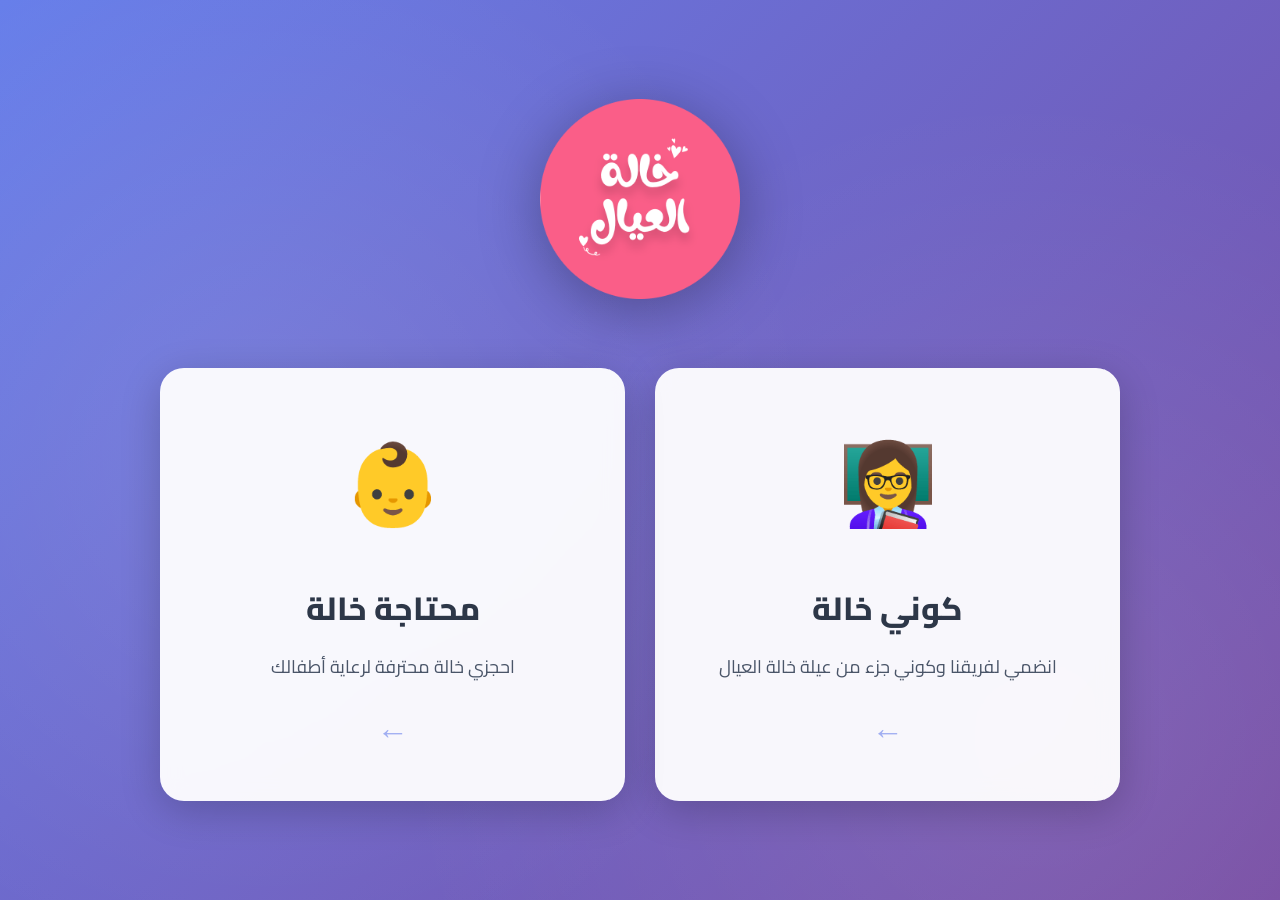
<file: index.html>
<!DOCTYPE html>
<html lang="ar" dir="rtl">

<head>
    <meta charset="UTF-8">
    <meta name="viewport" content="width=device-width, initial-scale=1.0">
    <title>خالة العيال - الصفحة الرئيسية</title>
    <link rel="stylesheet" href="home-style.css">
</head>

<body>
    <div class="container">
        <div class="logo-section">
            <img src="logo.png" alt="خالة العيال" class="logo">
        </div>

        <div class="cards-container">
            <div class="card" id="beKhalaCard">
                <div class="card-icon">👩‍🏫</div>
                <h2>كوني خالة</h2>
                <p>انضمي لفريقنا وكوني جزء من عيلة خالة العيال</p>
                <div class="card-arrow">←</div>
            </div>

            <div class="card" id="needKhalaCard">
                <div class="card-icon">👶</div>
                <h2>محتاجة خالة</h2>
                <p>احجزي خالة محترفة لرعاية أطفالك</p>
                <div class="card-arrow">←</div>
            </div>
        </div>
    </div>

    <script src="home-script.js"></script>
</body>

</html>
</file>
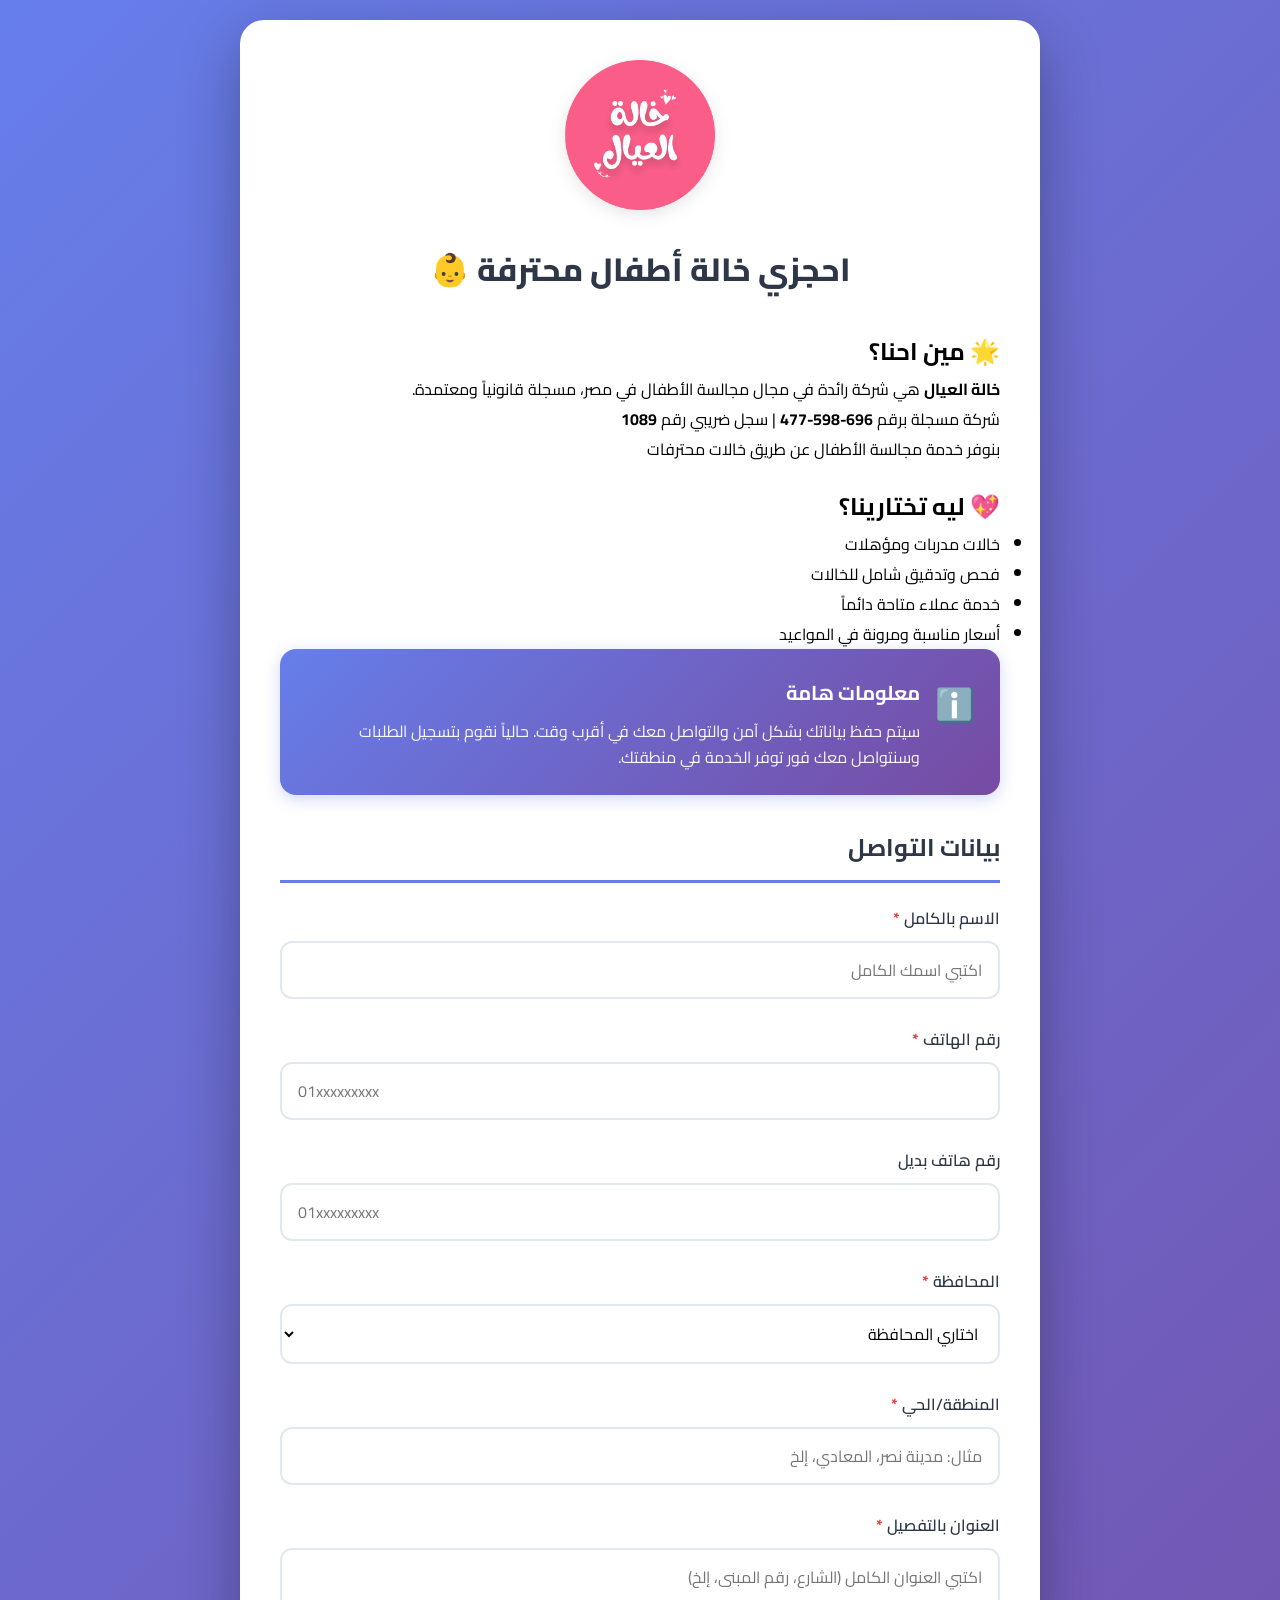
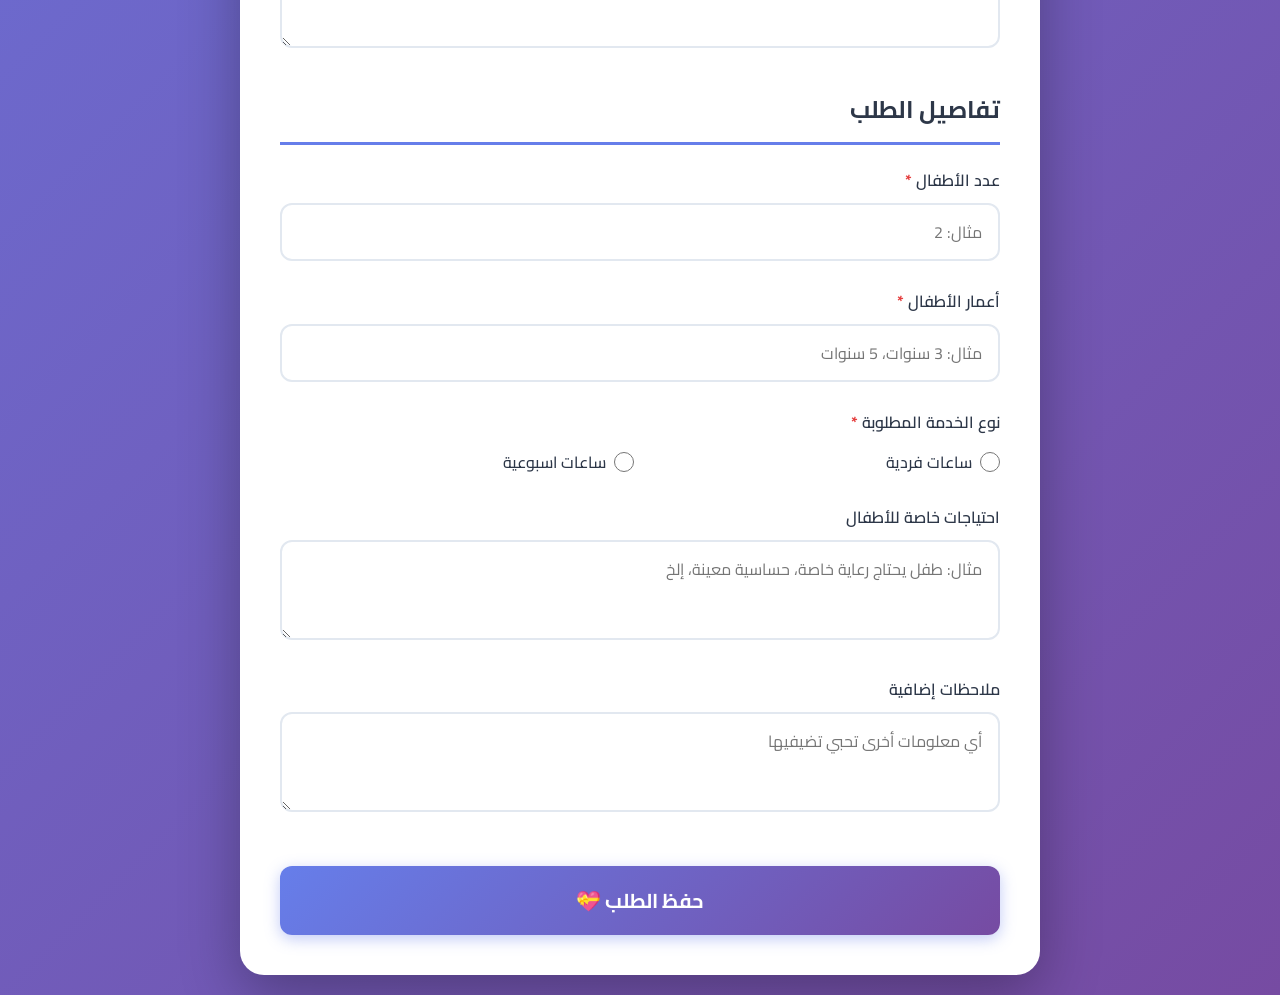
<file: customer-form.html>
<!DOCTYPE html>
<html lang="ar" dir="rtl">

<head>
    <meta charset="UTF-8">
    <meta name="viewport" content="width=device-width, initial-scale=1.0">
    <title>طلب خالة أطفال - خالة العيال</title>
    <link rel="stylesheet" href="customer-style.css">
</head>

<body>
    <div class="container">
        <div class="header">
            <div class="logo">
                <img src="logo.png" alt="خالة العيال">
            </div>
            <h1>احجزي خالة أطفال محترفة 👶</h1>
        </div>

        <div class="intro">
            <h2>🌟 مين احنا؟</h2>
            <p><strong>خالة العيال</strong> هي شركة رائدة في مجال مجالسة الأطفال في مصر، مسجلة قانونياً ومعتمدة.</p>
            <p>شركة مسجلة برقم <strong>696-598-477</strong> | سجل ضريبي رقم <strong>1089</strong></p>
            <p>بنوفر خدمة مجالسة الأطفال عن طريق خالات محترفات</p>

            <h2 style="margin-top: 20px;">💖 ليه تختارينا؟</h2>
            <ul>
                <li>خالات مدربات ومؤهلات</li>
                <li>فحص وتدقيق شامل للخالات</li>
                <li>خدمة عملاء متاحة دائماً</li>
                <li>أسعار مناسبة ومرونة في المواعيد</li>
            </ul>
        </div>

        <div class="info-box">
            <div class="info-icon">ℹ️</div>
            <div class="info-content">
                <h3>معلومات هامة</h3>
                <p>سيتم حفظ بياناتك بشكل آمن والتواصل معك في أقرب وقت. حالياً نقوم بتسجيل الطلبات وسنتواصل معك فور توفر
                    الخدمة في منطقتك.</p>
            </div>
        </div>

        <form id="customerForm" class="form-section">
            <h2>بيانات التواصل</h2>

            <div class="form-group">
                <label>الاسم بالكامل <span class="required">*</span></label>
                <input type="text" name="name" required placeholder="اكتبي اسمك الكامل">
            </div>

            <div class="form-group">
                <label>رقم الهاتف <span class="required">*</span></label>
                <input type="tel" name="phone" required placeholder="01xxxxxxxxx" pattern="^01[0-9]{9}$"
                    title="أدخلي رقم مصري صحيح (01xxxxxxxxx)">
            </div>

            <div class="form-group">
                <label>رقم هاتف بديل</label>
                <input type="tel" name="alternativePhone" placeholder="01xxxxxxxxx" pattern="^01[0-9]{9}$">
            </div>

            <div class="form-group">
                <label>المحافظة <span class="required">*</span></label>
                <select name="governorate" required>
                    <option value="">اختاري المحافظة</option>
                    <option value="المنيا">المنيا</option>
                    <option value="القاهرة">القاهرة</option>
                </select>
            </div>

            <div class="form-group">
                <label>المنطقة/الحي <span class="required">*</span></label>
                <input type="text" name="area" required placeholder="مثال: مدينة نصر، المعادي، إلخ">
            </div>

            <div class="form-group">
                <label>العنوان بالتفصيل <span class="required">*</span></label>
                <textarea name="address" required
                    placeholder="اكتبي العنوان الكامل (الشارع، رقم المبنى، إلخ)"></textarea>
            </div>

            <h2 style="margin-top: 30px;">تفاصيل الطلب</h2>

            <div class="form-group">
                <label>عدد الأطفال <span class="required">*</span></label>
                <input type="number" name="numberOfChildren" required min="1" max="10" placeholder="مثال: 2">
            </div>

            <div class="form-group">
                <label>أعمار الأطفال <span class="required">*</span></label>
                <input type="text" name="childrenAges" required placeholder="مثال: 3 سنوات، 5 سنوات">
            </div>

            <div class="form-group">
                <label>نوع الخدمة المطلوبة <span class="required">*</span></label>
                <div class="radio-group">
                    <div class="radio-item">
                        <input type="radio" id="hourly" name="serviceType" value="ساعات فردية" required>
                        <label for="hourly">ساعات فردية</label>
                    </div>
                    <div class="radio-item">
                        <input type="radio" id="daily" name="serviceType" value="ساعات اسبوعية" required>
                        <label for="daily">ساعات اسبوعية</label>
                    </div>
                </div>
            </div>

            <div class="form-group">
                <label>احتياجات خاصة للأطفال</label>
                <textarea name="specialNeeds" placeholder="مثال: طفل يحتاج رعاية خاصة، حساسية معينة، إلخ"></textarea>
            </div>

            <div class="form-group">
                <label>ملاحظات إضافية</label>
                <textarea name="notes" placeholder="أي معلومات أخرى تحبي تضيفيها"></textarea>
            </div>

            <button type="submit" class="submit-btn">حفظ الطلب 💝</button>
        </form>

        <div class="success-message" id="successMessage">
            <h2>🎉 تم حفظ طلبك بنجاح!</h2>
            <p>شكراً ليكي، تم حفظ بياناتك وهنتواصل معاكي في أقرب وقت 💕</p>
            <button onclick="window.location.href='home.html'" class="back-btn">العودة للرئيسية</button>
        </div>
    </div>

    <script src="customer-script.js"></script>
</body>

</html>
</file>
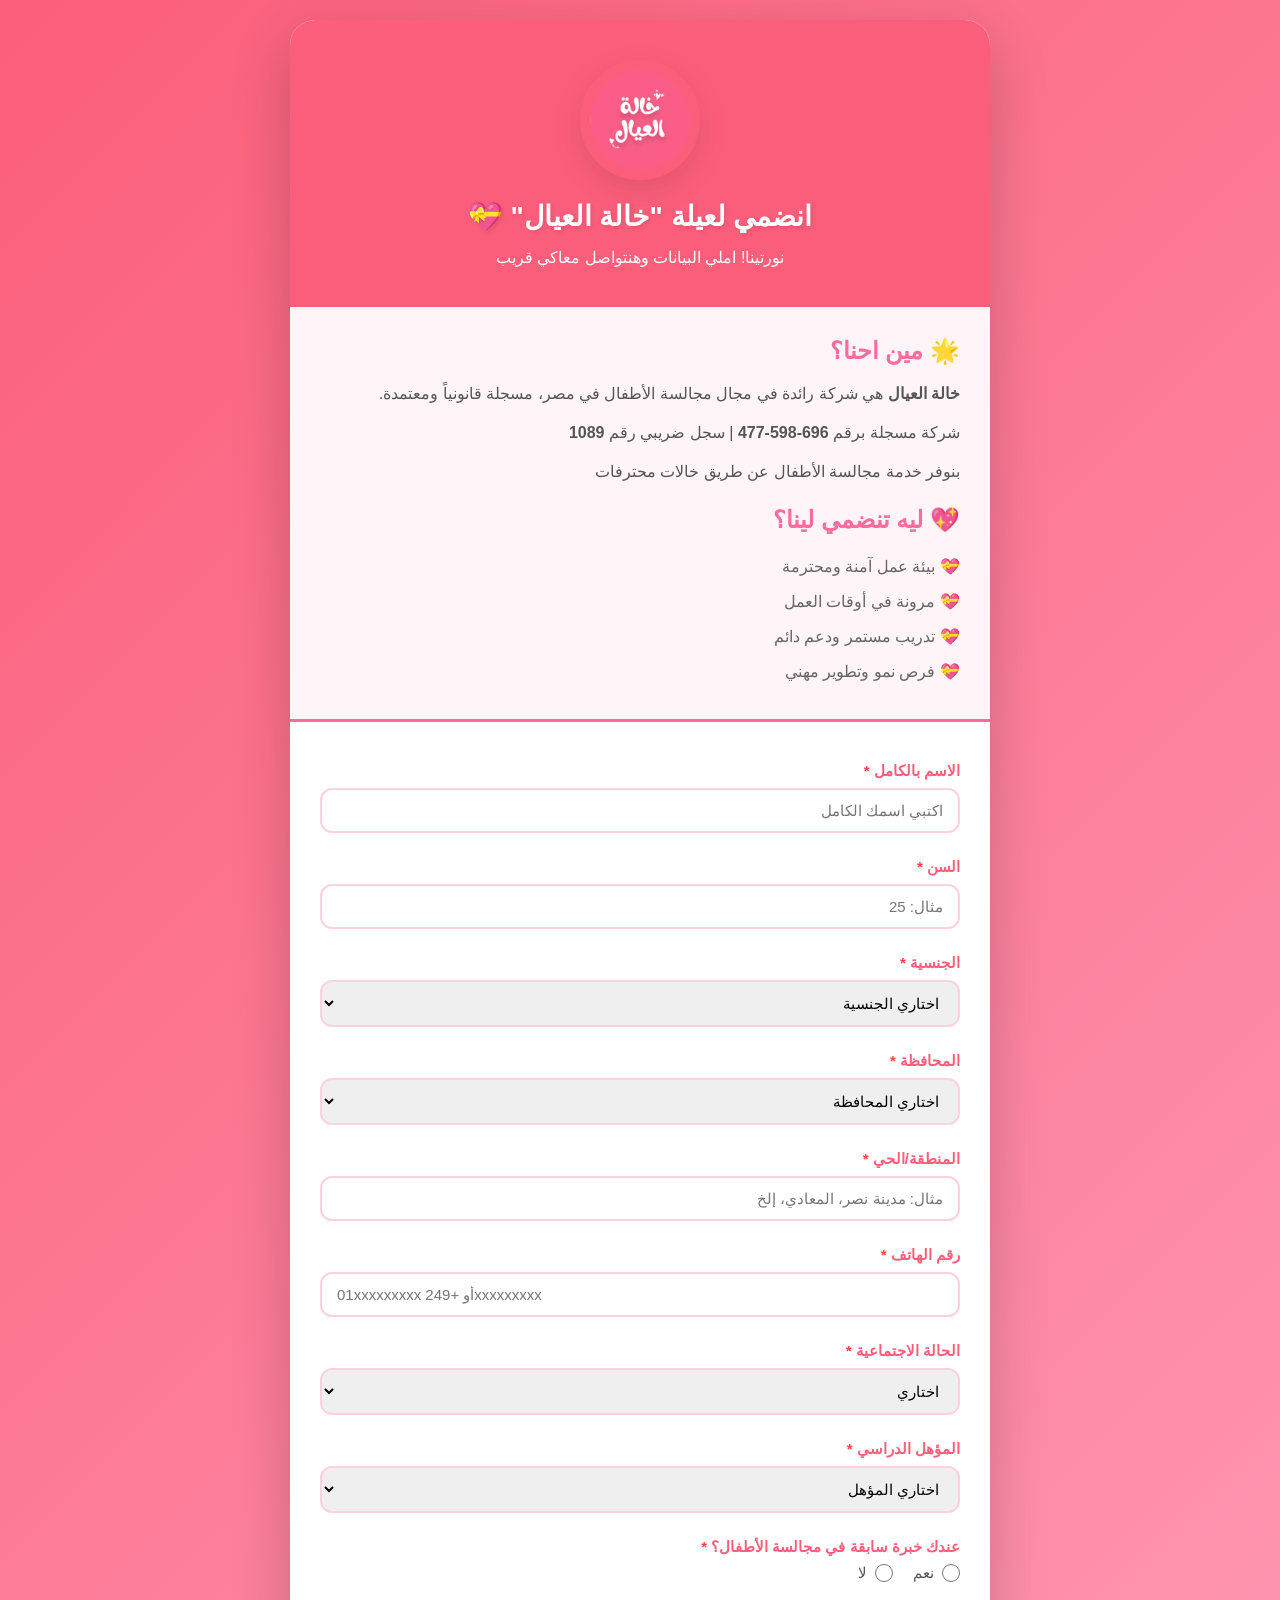
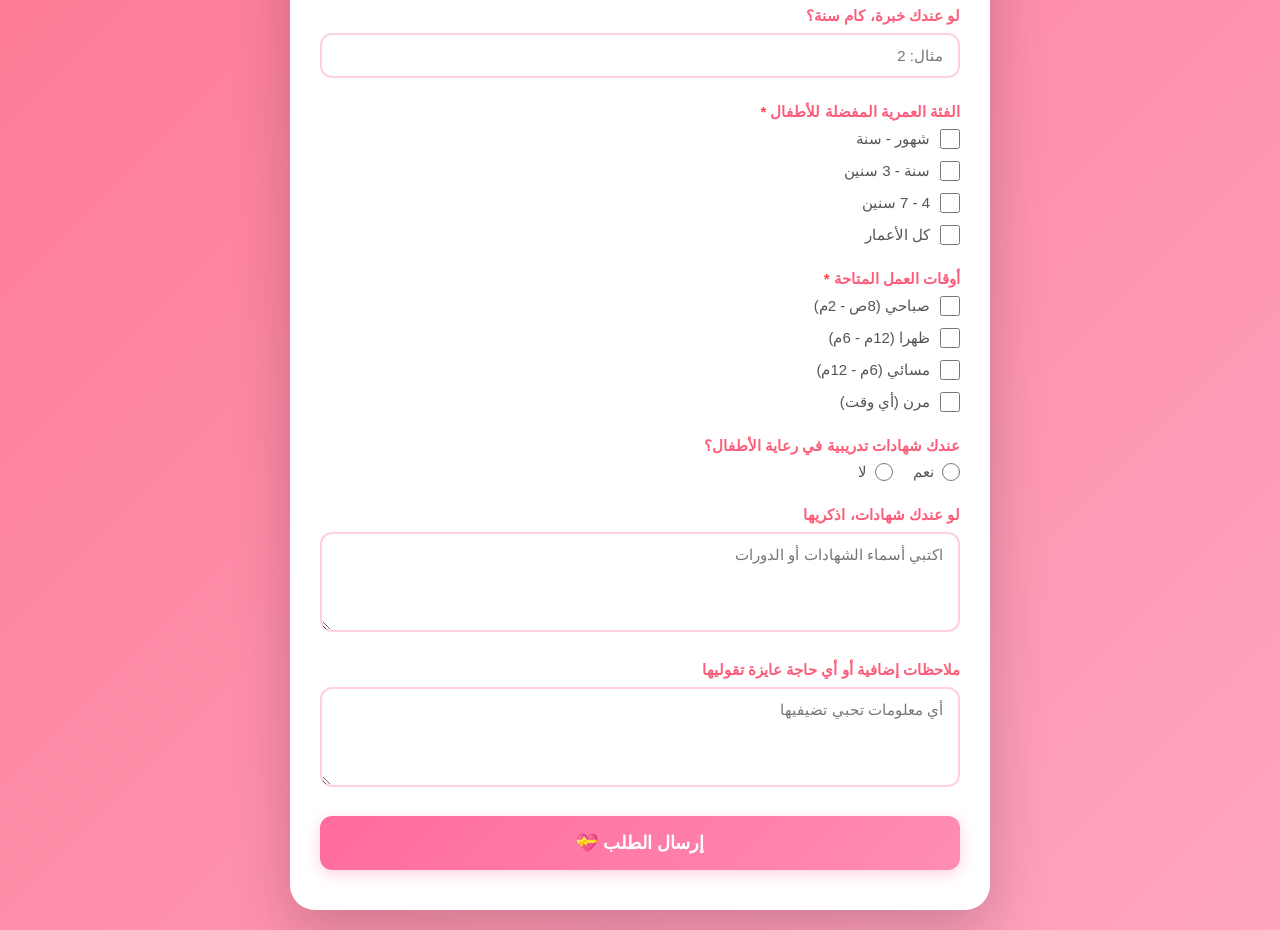
<file: khala-form.html>
<!DOCTYPE html>
<html lang="ar" dir="rtl">

<head>
    <meta charset="UTF-8">
    <meta name="viewport" content="width=device-width, initial-scale=1.0">
    <title>انضمي لفريق خالة العيال</title>
    <link rel="stylesheet" href="style.css">
</head>

<body>
    <div class="container">
        <div class="header">
            <div class="logo">
                <img src="logo.png" alt="خالة العيال">
            </div>
            <h1>انضمي لعيلة "خالة العيال" 💝</h1>
            <p>نورتينا! املي البيانات وهنتواصل معاكي قريب</p>
        </div>

        <div class="intro">
            <h2>🌟 مين احنا؟</h2>
            <p><strong>خالة العيال</strong> هي شركة رائدة في مجال مجالسة الأطفال في مصر، مسجلة قانونياً ومعتمدة.</p>
            <p>شركة مسجلة برقم <strong>696-598-477</strong> | سجل ضريبي رقم <strong>1089</strong></p>
            <p>بنوفر خدمة مجالسة الأطفال عن طريق خالات محترفات</p>

            <h2 style="margin-top: 20px;">💖 ليه تنضمي لينا؟</h2>
            <ul>
                <li>بيئة عمل آمنة ومحترمة</li>
                <li>مرونة في أوقات العمل</li>
                <li>تدريب مستمر ودعم دائم</li>
                <li>فرص نمو وتطوير مهني</li>
            </ul>
        </div>

        <form id="applicationForm" class="form-section">
            <div class="form-group">
                <label>الاسم بالكامل <span class="required">*</span></label>
                <input type="text" name="name" required placeholder="اكتبي اسمك الكامل">
            </div>

            <div class="form-group">
                <label>السن <span class="required">*</span></label>
                <input type="number" name="age" required min="18" max="60" placeholder="مثال: 25">
            </div>

            <div class="form-group">
                <label>الجنسية <span class="required">*</span></label>
                <select name="nationality" required>
                    <option value="">اختاري الجنسية</option>
                    <option value="مصرية">مصرية</option>
                    <option value="سودانية">سودانية</option>
                    <option value="سورية">سورية</option>
                    <option value="أخرى">أخرى</option>
                </select>
            </div>

            <div class="form-group">
                <label>المحافظة <span class="required">*</span></label>
                <select name="governorate" required>
                    <option value="">اختاري المحافظة</option>
                    <option value="القاهرة">القاهرة</option>
                    <option value="الجيزة">الجيزة</option>
                    <option value="القليوبية">القليوبية</option>
                    <option value="الإسكندرية">الإسكندرية</option>
                    <option value="الشرقية">الشرقية</option>
                    <option value="الدقهلية">الدقهلية</option>
                    <option value="البحيرة">البحيرة</option>
                    <option value="المنوفية">المنوفية</option>
                    <option value="الغربية">الغربية</option>
                    <option value="كفر الشيخ">كفر الشيخ</option>
                    <option value="دمياط">دمياط</option>
                    <option value="بورسعيد">بورسعيد</option>
                    <option value="الإسماعيلية">الإسماعيلية</option>
                    <option value="السويس">السويس</option>
                    <option value="الفيوم">الفيوم</option>
                    <option value="بني سويف">بني سويف</option>
                    <option value="المنيا">المنيا</option>
                    <option value="أسيوط">أسيوط</option>
                    <option value="سوهاج">سوهاج</option>
                    <option value="قنا">قنا</option>
                    <option value="الأقصر">الأقصر</option>
                    <option value="أسوان">أسوان</option>
                    <option value="البحر الأحمر">البحر الأحمر</option>
                    <option value="الوادي الجديد">الوادي الجديد</option>
                    <option value="مطروح">مطروح</option>
                    <option value="شمال سيناء">شمال سيناء</option>
                    <option value="جنوب سيناء">جنوب سيناء</option>
                </select>
            </div>

            <div class="form-group">
                <label>المنطقة/الحي <span class="required">*</span></label>
                <input type="text" name="area" required placeholder="مثال: مدينة نصر، المعادي، إلخ">
            </div>

            <div class="form-group">
                <label>رقم الهاتف <span class="required">*</span></label>
                <input type="tel" name="phone" required placeholder="01xxxxxxxxx أو +249xxxxxxxxx"
                    pattern="(^01[0-9]{9}$)|(^\+249[0-9]{9}$)|(^00249[0-9]{9}$)"
                    title="أدخلي رقم مصري (01xxxxxxxxx) أو سوداني (+249xxxxxxxxx)">
            </div>

            <div class="form-group">
                <label>الحالة الاجتماعية <span class="required">*</span></label>
                <select name="maritalStatus" required>
                    <option value="">اختاري</option>
                    <option value="عزباء">عزباء</option>
                    <option value="متزوجة">متزوجة</option>
                    <option value="مطلقة">مطلقة</option>
                    <option value="أرملة">أرملة</option>
                </select>
            </div>

            <div class="form-group">
                <label>المؤهل الدراسي <span class="required">*</span></label>
                <select name="education" required>
                    <option value="">اختاري المؤهل</option>
                    <option value="أقل من المتوسط">أقل من المتوسط</option>
                    <option value="متوسط">متوسط</option>
                    <option value="فوق المتوسط">فوق المتوسط</option>
                    <option value="جامعي">جامعي</option>
                    <option value="فوق الجامعي">فوق الجامعي</option>
                </select>
            </div>

            <div class="form-group">
                <label>عندك خبرة سابقة في مجالسة الأطفال؟ <span class="required">*</span></label>
                <div class="radio-group">
                    <div class="radio-item">
                        <input type="radio" id="expYes" name="experience" value="نعم" required>
                        <label for="expYes">نعم</label>
                    </div>
                    <div class="radio-item">
                        <input type="radio" id="expNo" name="experience" value="لا" required>
                        <label for="expNo">لا</label>
                    </div>
                </div>
            </div>

            <div class="form-group">
                <label>لو عندك خبرة، كام سنة؟</label>
                <input type="number" name="experienceYears" min="0" max="50" placeholder="مثال: 2">
            </div>

            <div class="form-group">
                <label>الفئة العمرية المفضلة للأطفال <span class="required">*</span></label>
                <div class="checkbox-group">
                    <div class="checkbox-item">
                        <input type="checkbox" id="age1" name="preferredAge" value="شهور - سنة">
                        <label for="age1">شهور - سنة</label>
                    </div>
                    <div class="checkbox-item">
                        <input type="checkbox" id="age2" name="preferredAge" value="سنة - 3 سنين">
                        <label for="age2">سنة - 3 سنين</label>
                    </div>
                    <div class="checkbox-item">
                        <input type="checkbox" id="age3" name="preferredAge" value="4 - 7 سنين">
                        <label for="age3">4 - 7 سنين</label>
                    </div>
                    <div class="checkbox-item">
                        <input type="checkbox" id="age4" name="preferredAge" value="كل الأعمار">
                        <label for="age4">كل الأعمار</label>
                    </div>
                </div>
            </div>

            <div class="form-group">
                <label>أوقات العمل المتاحة <span class="required">*</span></label>
                <div class="checkbox-group">
                    <div class="checkbox-item">
                        <input type="checkbox" id="time1" name="availability" value="صباحي (8ص - 2م)">
                        <label for="time1">صباحي (8ص - 2م)</label>
                    </div>
                    <div class="checkbox-item">
                        <input type="checkbox" id="time2" name="availability" value="ظهري (12م - 6م)">
                        <label for="time2">ظهرا (12م - 6م)</label>
                    </div>
                    <div class="checkbox-item">
                        <input type="checkbox" id="time3" name="availability" value="مسائي (6م - 12م)">
                        <label for="time3">مسائي (6م - 12م)</label>
                    </div>
                    <div class="checkbox-item">
                        <input type="checkbox" id="time4" name="availability" value="مرن (أي وقت)">
                        <label for="time4">مرن (أي وقت)</label>
                    </div>
                </div>
            </div>

            <div class="form-group">
                <label>عندك شهادات تدريبية في رعاية الأطفال؟</label>
                <div class="radio-group">
                    <div class="radio-item">
                        <input type="radio" id="certYes" name="certificates" value="نعم">
                        <label for="certYes">نعم</label>
                    </div>
                    <div class="radio-item">
                        <input type="radio" id="certNo" name="certificates" value="لا">
                        <label for="certNo">لا</label>
                    </div>
                </div>
            </div>

            <div class="form-group">
                <label>لو عندك شهادات، اذكريها</label>
                <textarea name="certificateDetails" placeholder="اكتبي أسماء الشهادات أو الدورات"></textarea>
            </div>

            <div class="form-group">
                <label>ملاحظات إضافية أو أي حاجة عايزة تقوليها</label>
                <textarea name="notes" placeholder="أي معلومات تحبي تضيفيها"></textarea>
            </div>

            <button type="submit" class="submit-btn">إرسال الطلب 💝</button>
        </form>

        <div class="success-message" id="successMessage">
            <h2>🎉 تم إرسال طلبك بنجاح!</h2>
            <p>شكراً ليكي، هنتواصل معاكي في أقرب وقت 💕</p>
        </div>
    </div>

    <script src="script.js"></script>
</body>

</html>
</file>
<file: home-style.css>
@import url('https://fonts.googleapis.com/css2?family=Cairo:wght@400;600;700;800&display=swap');

* {
    margin: 0;
    padding: 0;
    box-sizing: border-box;
}

body {
    font-family: 'Cairo', sans-serif;
    background: linear-gradient(135deg, #667eea 0%, #764ba2 100%);
    min-height: 100vh;
    display: flex;
    align-items: center;
    justify-content: center;
    padding: 20px;
    position: relative;
    overflow-x: hidden;
}

body::before {
    content: '';
    position: absolute;
    top: 0;
    left: 0;
    right: 0;
    bottom: 0;
    background:
        radial-gradient(circle at 20% 50%, rgba(255, 255, 255, 0.1) 0%, transparent 50%),
        radial-gradient(circle at 80% 80%, rgba(255, 255, 255, 0.1) 0%, transparent 50%);
    pointer-events: none;
}

.container {
    max-width: 1000px;
    width: 100%;
    position: relative;
    z-index: 1;
}

.logo-section {
    text-align: center;
    margin-bottom: 60px;
    animation: fadeInDown 0.8s ease-out;
}

.logo {
    max-width: 200px;
    height: auto;
    filter: drop-shadow(0 10px 30px rgba(0, 0, 0, 0.3));
    transition: transform 0.3s ease;
}

.logo:hover {
    transform: scale(1.05) rotate(2deg);
}

.cards-container {
    display: grid;
    grid-template-columns: repeat(auto-fit, minmax(280px, 1fr));
    gap: 30px;
    padding: 0 20px;
}

.card {
    background: rgba(255, 255, 255, 0.95);
    backdrop-filter: blur(10px);
    border-radius: 24px;
    padding: 40px 30px;
    text-align: center;
    cursor: pointer;
    transition: all 0.4s cubic-bezier(0.175, 0.885, 0.32, 1.275);
    position: relative;
    overflow: hidden;
    box-shadow: 0 10px 40px rgba(0, 0, 0, 0.2);
    animation: fadeInUp 0.8s ease-out;
}

.card::before {
    content: '';
    position: absolute;
    top: 0;
    left: 0;
    right: 0;
    bottom: 0;
    background: linear-gradient(135deg, #667eea 0%, #764ba2 100%);
    opacity: 0;
    transition: opacity 0.4s ease;
    z-index: 0;
}

.card:hover::before {
    opacity: 1;
}

.card:hover {
    transform: translateY(-10px) scale(1.02);
    box-shadow: 0 20px 60px rgba(0, 0, 0, 0.3);
}

.card>* {
    position: relative;
    z-index: 1;
}

.card-icon {
    font-size: 80px;
    margin-bottom: 20px;
    transition: transform 0.4s ease;
}

.card:hover .card-icon {
    transform: scale(1.2) rotate(10deg);
}

.card h2 {
    font-size: 32px;
    font-weight: 800;
    color: #2d3748;
    margin-bottom: 15px;
    transition: color 0.4s ease;
}

.card:hover h2 {
    color: #ffffff;
}

.card p {
    font-size: 18px;
    color: #4a5568;
    line-height: 1.6;
    margin-bottom: 20px;
    transition: color 0.4s ease;
}

.card:hover p {
    color: rgba(255, 255, 255, 0.9);
}

.card-arrow {
    font-size: 32px;
    color: #667eea;
    font-weight: bold;
    transition: all 0.4s ease;
    opacity: 0.6;
}

.card:hover .card-arrow {
    color: #ffffff;
    opacity: 1;
    transform: translateX(-10px);
}

#beKhalaCard {
    animation-delay: 0.1s;
}

#needKhalaCard {
    animation-delay: 0.2s;
}

@keyframes fadeInDown {
    from {
        opacity: 0;
        transform: translateY(-30px);
    }

    to {
        opacity: 1;
        transform: translateY(0);
    }
}

@keyframes fadeInUp {
    from {
        opacity: 0;
        transform: translateY(30px);
    }

    to {
        opacity: 1;
        transform: translateY(0);
    }
}

/* Responsive Design */
@media (max-width: 768px) {
    .logo {
        max-width: 150px;
    }

    .logo-section {
        margin-bottom: 40px;
    }

    .cards-container {
        gap: 20px;
        padding: 0 10px;
    }

    .card {
        padding: 30px 20px;
    }

    .card-icon {
        font-size: 60px;
    }

    .card h2 {
        font-size: 26px;
    }

    .card p {
        font-size: 16px;
    }
}

@media (max-width: 480px) {
    .logo {
        max-width: 120px;
    }

    .card {
        padding: 25px 15px;
    }

    .card-icon {
        font-size: 50px;
    }

    .card h2 {
        font-size: 22px;
    }

    .card p {
        font-size: 14px;
    }
}
</file>
<file: customer-style.css>
@import url('https://fonts.googleapis.com/css2?family=Cairo:wght@400;600;700;800&display=swap');

* {
    margin: 0;
    padding: 0;
    box-sizing: border-box;
}

body {
    font-family: 'Cairo', sans-serif;
    background: linear-gradient(135deg, #667eea 0%, #764ba2 100%);
    min-height: 100vh;
    padding: 20px;
}

.container {
    max-width: 800px;
    margin: 0 auto;
    background: white;
    border-radius: 24px;
    padding: 40px;
    box-shadow: 0 20px 60px rgba(0, 0, 0, 0.3);
    animation: fadeIn 0.6s ease-out;
}

@keyframes fadeIn {
    from {
        opacity: 0;
        transform: translateY(20px);
    }

    to {
        opacity: 1;
        transform: translateY(0);
    }
}

.header {
    text-align: center;
    margin-bottom: 30px;
}

.logo {
    margin-bottom: 20px;
}

.logo img {
    max-width: 150px;
    height: auto;
    filter: drop-shadow(0 4px 8px rgba(0, 0, 0, 0.1));
}

.header h1 {
    color: #2d3748;
    font-size: 32px;
    font-weight: 800;
    margin-bottom: 10px;
}

.info-box {
    background: linear-gradient(135deg, #667eea 0%, #764ba2 100%);
    border-radius: 16px;
    padding: 25px;
    margin-bottom: 30px;
    display: flex;
    gap: 15px;
    align-items: flex-start;
    box-shadow: 0 4px 15px rgba(102, 126, 234, 0.3);
    animation: slideIn 0.6s ease-out 0.2s both;
}

@keyframes slideIn {
    from {
        opacity: 0;
        transform: translateX(20px);
    }

    to {
        opacity: 1;
        transform: translateX(0);
    }
}

.info-icon {
    font-size: 32px;
    flex-shrink: 0;
}

.info-content h3 {
    color: white;
    font-size: 20px;
    font-weight: 700;
    margin-bottom: 8px;
}

.info-content p {
    color: rgba(255, 255, 255, 0.95);
    font-size: 16px;
    line-height: 1.6;
}

.form-section {
    animation: fadeIn 0.6s ease-out 0.3s both;
}

.form-section h2 {
    color: #2d3748;
    font-size: 24px;
    font-weight: 700;
    margin-bottom: 20px;
    padding-bottom: 10px;
    border-bottom: 3px solid #667eea;
}

.form-group {
    margin-bottom: 25px;
}

.form-group label {
    display: block;
    color: #2d3748;
    font-weight: 600;
    margin-bottom: 8px;
    font-size: 16px;
}

.required {
    color: #e53e3e;
    font-weight: bold;
}

.form-group input[type="text"],
.form-group input[type="tel"],
.form-group input[type="number"],
.form-group input[type="date"],
.form-group select,
.form-group textarea {
    width: 100%;
    padding: 12px 16px;
    border: 2px solid #e2e8f0;
    border-radius: 12px;
    font-size: 16px;
    font-family: 'Cairo', sans-serif;
    transition: all 0.3s ease;
    background: white;
}

.form-group input:focus,
.form-group select:focus,
.form-group textarea:focus {
    outline: none;
    border-color: #667eea;
    box-shadow: 0 0 0 3px rgba(102, 126, 234, 0.1);
}

.form-group textarea {
    min-height: 100px;
    resize: vertical;
}

.radio-group,
.checkbox-group {
    display: grid;
    grid-template-columns: repeat(auto-fit, minmax(200px, 1fr));
    gap: 12px;
    margin-top: 10px;
}

.radio-item,
.checkbox-item {
    display: flex;
    align-items: center;
    gap: 8px;
}

.radio-item input[type="radio"],
.checkbox-item input[type="checkbox"] {
    width: 20px;
    height: 20px;
    cursor: pointer;
    accent-color: #667eea;
}

.radio-item label,
.checkbox-item label {
    margin: 0;
    cursor: pointer;
    font-weight: 500;
}

.submit-btn {
    width: 100%;
    background: linear-gradient(135deg, #667eea 0%, #764ba2 100%);
    color: white;
    border: none;
    padding: 16px 32px;
    font-size: 20px;
    font-weight: 700;
    border-radius: 12px;
    cursor: pointer;
    transition: all 0.3s ease;
    font-family: 'Cairo', sans-serif;
    margin-top: 20px;
    box-shadow: 0 4px 15px rgba(102, 126, 234, 0.4);
}

.submit-btn:hover {
    transform: translateY(-2px);
    box-shadow: 0 6px 20px rgba(102, 126, 234, 0.5);
}

.submit-btn:active {
    transform: translateY(0);
}

.success-message {
    display: none;
    text-align: center;
    padding: 40px;
    background: linear-gradient(135deg, #48bb78 0%, #38a169 100%);
    border-radius: 16px;
    color: white;
    animation: bounceIn 0.6s ease-out;
}

@keyframes bounceIn {
    0% {
        opacity: 0;
        transform: scale(0.3);
    }

    50% {
        transform: scale(1.05);
    }

    100% {
        opacity: 1;
        transform: scale(1);
    }
}

.success-message h2 {
    font-size: 32px;
    margin-bottom: 15px;
    color: white;
}

.success-message p {
    font-size: 18px;
    margin-bottom: 20px;
}

.back-btn {
    background: white;
    color: #38a169;
    border: none;
    padding: 12px 24px;
    font-size: 16px;
    font-weight: 600;
    border-radius: 8px;
    cursor: pointer;
    font-family: 'Cairo', sans-serif;
    transition: all 0.3s ease;
}

.back-btn:hover {
    background: #f7fafc;
    transform: translateY(-2px);
}

/* Responsive Design */
@media (max-width: 768px) {
    .container {
        padding: 30px 20px;
    }

    .header h1 {
        font-size: 26px;
    }

    .info-box {
        padding: 20px;
    }

    .info-content h3 {
        font-size: 18px;
    }

    .info-content p {
        font-size: 14px;
    }

    .form-section h2 {
        font-size: 20px;
    }

    .radio-group,
    .checkbox-group {
        grid-template-columns: 1fr;
    }
}

@media (max-width: 480px) {
    .container {
        padding: 20px 15px;
        border-radius: 16px;
    }

    .logo img {
        max-width: 120px;
    }

    .header h1 {
        font-size: 22px;
    }

    .submit-btn {
        font-size: 18px;
        padding: 14px 24px;
    }
}
</file>
<file: style.css>
* {
    margin: 0;
    padding: 0;
    box-sizing: border-box;
}

body {
    font-family: 'Segoe UI', Tahoma, Geneva, Verdana, sans-serif;
    background: linear-gradient(135deg, #FB5E7A 0%, #FFA5C0 100%);
    min-height: 100vh;
    padding: 20px;
}

.container {
    max-width: 700px;
    margin: 0 auto;
    background: white;
    border-radius: 25px;
    box-shadow: 0 20px 60px rgba(0, 0, 0, 0.2);
    overflow: hidden;
}

.header {
    background: linear-gradient(135deg, #FB5E7A 0%, #FB5E7A 100%);
    padding: 40px 30px;
    text-align: center;
    color: white;
}

.logo {
    width: 120px;
    height: 120px;
    margin: 0 auto 20px;
    background: #FB5E7A;
    border-radius: 50%;
    padding: 10px;
    display: flex;
    align-items: center;
    justify-content: center;
    box-shadow: 0 10px 30px rgba(0, 0, 0, 0.1);
    overflow: hidden;
}

.logo img {
    width: 100%;
    height: 100%;
    object-fit: contain;
    border-radius: 50%;
}

.header h1 {
    font-size: 28px;
    margin-bottom: 15px;
    text-shadow: 2px 2px 4px rgba(0, 0, 0, 0.1);
}

.intro {
    background: #FFF5F8;
    padding: 30px;
    border-bottom: 3px solid #FF6B9D;
}

.intro h2 {
    color: #FF6B9D;
    font-size: 24px;
    margin-bottom: 15px;
}

.intro p {
    color: #555;
    line-height: 1.8;
    margin-bottom: 10px;
}

.intro ul {
    list-style: none;
    margin-top: 15px;
}

.intro ul li {
    color: #666;
    padding: 8px 0;
    padding-right: 25px;
    position: relative;
}

.intro ul li:before {
    content: "💝";
    position: absolute;
    right: 0;
}

.form-section {
    padding: 40px 30px;
}

.form-group {
    margin-bottom: 25px;
}

label {
    display: block;
    color: #FB5E7A;
    font-weight: 600;
    margin-bottom: 8px;
    font-size: 15px;
}

.required {
    color: #ff4444;
}

input[type="text"],
input[type="tel"],
input[type="number"],
select,
textarea {
    width: 100%;
    padding: 12px 15px;
    border: 2px solid #FFD1E0;
    border-radius: 12px;
    font-size: 15px;
    transition: all 0.3s;
    font-family: inherit;
}

input:focus,
select:focus,
textarea:focus {
    outline: none;
    border-color: #FB5E7A;
    box-shadow: 0 0 0 3px rgba(255, 107, 157, 0.1);
}

textarea {
    resize: vertical;
    min-height: 100px;
}

.checkbox-group {
    display: flex;
    flex-direction: column;
    gap: 12px;
}

.checkbox-item {
    display: flex;
    align-items: center;
    gap: 10px;
}

.checkbox-item input[type="checkbox"] {
    width: 20px;
    height: 20px;
    cursor: pointer;
    accent-color: #FB5E7A;
}

.checkbox-item label {
    margin: 0;
    cursor: pointer;
    color: #555;
    font-weight: 400;
}

.radio-group {
    display: flex;
    gap: 20px;
    flex-wrap: wrap;
}

.radio-item {
    display: flex;
    align-items: center;
    gap: 8px;
}

.radio-item input[type="radio"] {
    width: 18px;
    height: 18px;
    cursor: pointer;
    accent-color: #FB5E7A;
}

.radio-item label {
    margin: 0;
    cursor: pointer;
    color: #555;
    font-weight: 400;
}

.submit-btn {
    width: 100%;
    padding: 16px;
    background: linear-gradient(135deg, #FF6B9D 0%, #FF8DB3 100%);
    color: white;
    border: none;
    border-radius: 12px;
    font-size: 18px;
    font-weight: bold;
    cursor: pointer;
    transition: all 0.3s;
    box-shadow: 0 4px 15px rgba(255, 107, 157, 0.3);
}

.submit-btn:hover {
    transform: translateY(-2px);
    box-shadow: 0 6px 20px rgba(255, 107, 157, 0.4);
}

.submit-btn:disabled {
    background: #ccc;
    cursor: not-allowed;
    transform: none;
}

.success-message {
    display: none;
    text-align: center;
    padding: 40px;
    color: #FF6B9D;
}

.success-message h2 {
    font-size: 32px;
    margin-bottom: 15px;
}

.success-message p {
    font-size: 18px;
    color: #666;
}

@media (max-width: 600px) {
    .container {
        border-radius: 15px;
    }

    .header {
        padding: 30px 20px;
    }

    .logo {
        width: 100px;
        height: 100px;
    }

    .logo-text {
        font-size: 28px;
    }

    .header h1 {
        font-size: 22px;
    }

    .intro,
    .form-section {
        padding: 25px 20px;
    }

    .radio-group {
        flex-direction: column;
        gap: 12px;
    }
}
</file>
